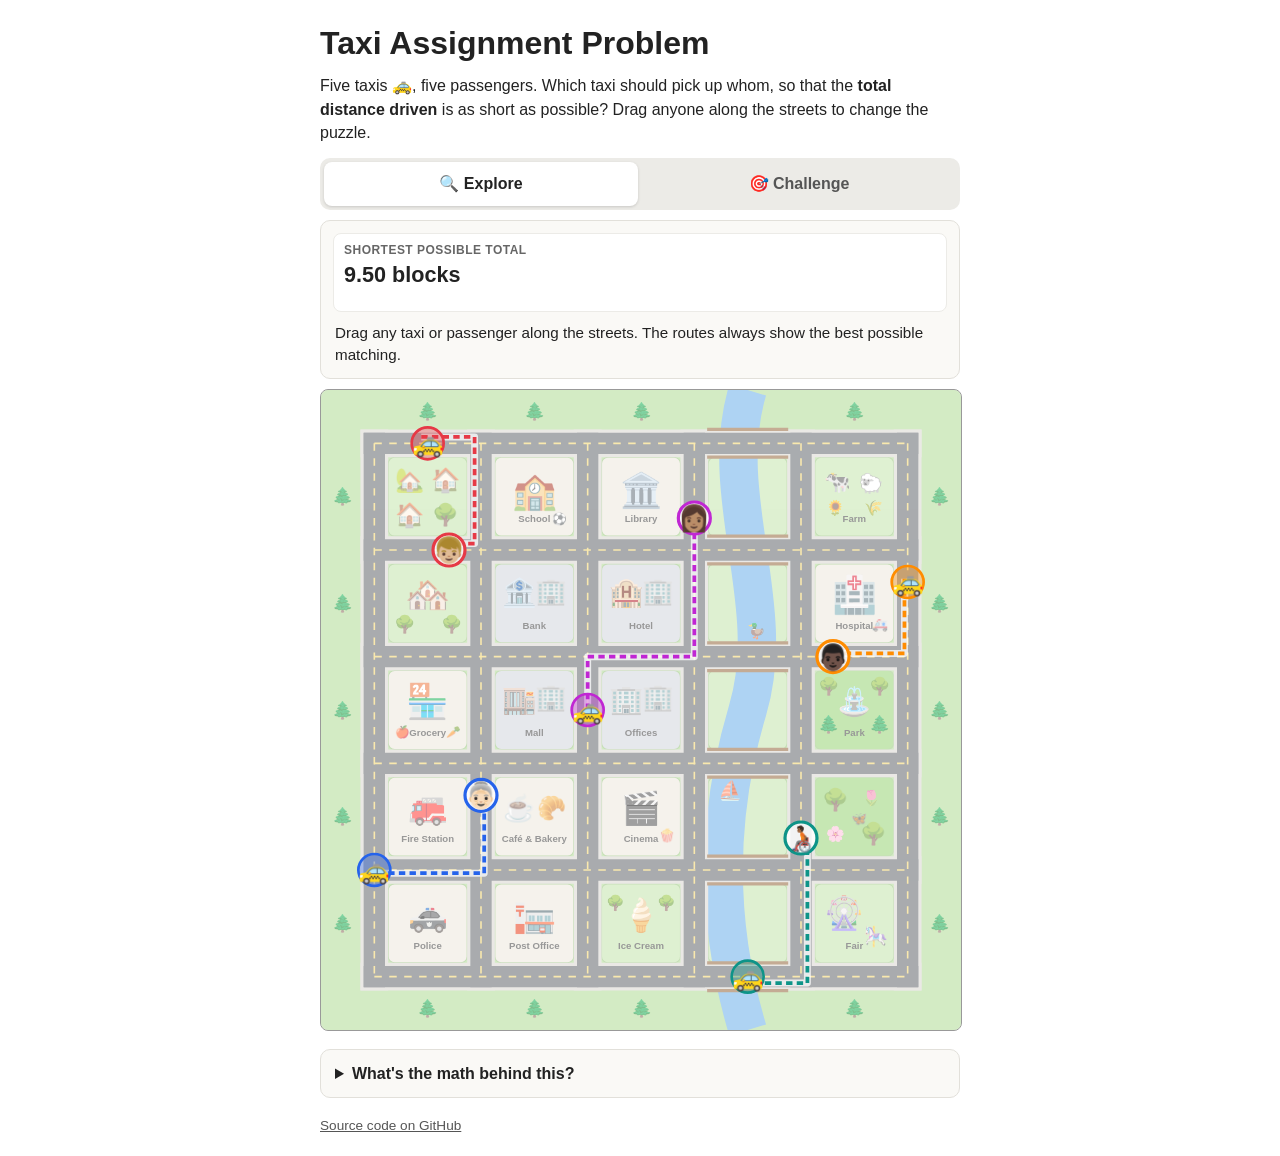
<file: static/index.html>
<!DOCTYPE html>
<html lang="en">
<head>
  <meta charset="UTF-8">
  <meta name="viewport" content="width=device-width, initial-scale=1.0">
  <title>Taxi Assignment</title>
  <meta name="description" content="Five taxis, five passengers: which taxi should pick up whom? An interactive puzzle about the assignment problem.">
  <link rel="stylesheet" href="style.css">
</head>
<body>
  <h1>Taxi Assignment Problem</h1>
  <p class="intro">Five taxis 🚕, five passengers. Which taxi should pick up whom, so that the
     <strong>total distance driven</strong> is as short as possible? Drag anyone along the streets to change the puzzle.</p>

  <div class="modes" role="group" aria-label="Mode">
    <button id="mode-explore" class="mode" aria-pressed="true">🔍 Explore</button>
    <button id="mode-challenge" class="mode" aria-pressed="false">🎯 Challenge</button>
  </div>

  <!-- The statistics panel. main.js shows the tiles and buttons that belong to the current mode. -->
  <section class="panel" aria-live="polite">
    <div class="tiles">
      <div class="tile" id="tile-yours">
        <span class="tile-label">Your total</span>
        <span class="tile-value" id="yours"></span>
        <span class="tile-note" id="yours-note"></span>
      </div>
      <div class="tile">
        <span class="tile-label" id="optimal-label"></span>
        <span class="tile-value" id="optimal"></span>
        <span class="tile-note" id="optimal-note"></span>
      </div>
      <div class="tile" id="tile-savings">
        <span class="tile-label">Optimal saves</span>
        <span class="tile-value" id="savings"></span>
        <span class="tile-note" id="savings-note"></span>
      </div>
    </div>
    <p id="message" class="message"></p>
    <div id="challenge-controls" class="controls">
      <button id="new-puzzle">🔀 New puzzle</button>
      <button id="undo">↶ Undo</button>
      <button id="clear">Clear</button>
      <button id="reveal" class="primary">Reveal optimal</button>
    </div>
  </section>

  <!-- The "map": an SVG drawing area. town.js draws the town; main.js adds the taxis, people and routes. -->
  <svg id="map" viewBox="0 0 600 600"></svg>
  <p id="route-key" class="route-key">Dashed lines: your routes. Shaded lines: an optimal assignment.</p>

  <details class="math">
    <summary>What's the math behind this?</summary>

    <h3>The assignment problem</h3>
    <p>We have some taxis and the same number of passengers, and each taxi picks up exactly one person.
       Among all the ways to pair them up, we want the one where the taxis drive the
       <strong>least distance in total</strong>.</p>

    <h3>Why not just send each taxi to the nearest passenger?</h3>
    <p>Because the nearest choices can collide, and fixing one collision can cost a lot somewhere else.
       Picture one long street with taxi A at block 2, taxi B at block 4, and passengers at blocks 0 and 3.
       The passenger at block 3 is the nearest one for <em>both</em> taxis. If A takes them (1 block),
       B has to drive 4 blocks to the other passenger: 5 blocks in total. If A instead drives
       2 blocks to the other passenger, B needs only 1 block: just 3 in total. The best plan isn't
       always best for each taxi on its own; you have to look at everyone together.</p>

    <h3>Taxicab distance</h3>
    <p>Taxis can't fly in straight lines; they follow the streets. On a grid, the distance between two
       points is how far apart they are left-to-right <em>plus</em> how far apart they are up-and-down:
       |x₁ − x₂| + |y₁ − y₂|. This is the <em>taxicab metric</em>. Here it's measured in city blocks,
       the distance between two neighbouring streets. One wrinkle: if two people are in the middle of
       the same block on parallel streets, the taxi must first drive to a corner, so the real route is
       a little longer than the formula says. This site always uses the real route.</p>

    <h3>As a formula</h3>
    <p>Write t₁, …, tₙ for the taxis and p₁, …, pₙ for the passengers. A pairing is a
       <em>permutation</em> σ: taxi i picks up passenger σ(i). We want to</p>
    <p class="formula">minimize &nbsp;∑<sub>i</sub> d(t<sub>i</sub>, p<sub>σ(i)</sub>)&nbsp; over all permutations σ,</p>
    <p>where d is the driving distance.</p>

    <h3>How the computer solves it</h3>
    <p>There are n! possible pairings: 120 for 5 taxis, 3,628,800 for 10, and over 2 quintillion
       for 20. Trying them all quickly becomes hopeless. Instead, assignment algorithms (the
       Hungarian algorithm, and the Jonker–Volgenant method this site uses, which is the same one as in the
       SciPy library) build the best pairing step by step. Along the way they keep a set of "prices" that
       prove no better pairing exists. They're guaranteed to find the true optimum in roughly n³ steps,
       without checking all n! pairings.</p>

    <h3>A tropical connection</h3>
    <p>In <em>tropical</em> (min-plus) arithmetic, "adding" two numbers means taking the smaller one,
       and "multiplying" means ordinary addition. Rewrite the formula for a determinant with these
       operations and you get exactly the minimum above: the optimal total is the <em>tropical
       determinant</em> of the table of distances. That's a lovely link between this puzzle and
       tropical geometry, but this site computes it with the classical algorithm described above.</p>
  </details>

  <footer><a href="https://github.com/madeline-v-brandt/taxi-assignment-visualizer">Source code on GitHub</a></footer>

  <!-- Order matters: main.js uses the town and street grid from town.js, the solver from
       assignment.js, and the Challenge Mode bookkeeping from challenge.js. -->
  <script src="town.js"></script>
  <script src="assignment.js"></script>
  <script src="challenge.js"></script>
  <script src="main.js"></script>
</body>
</html>
</file>
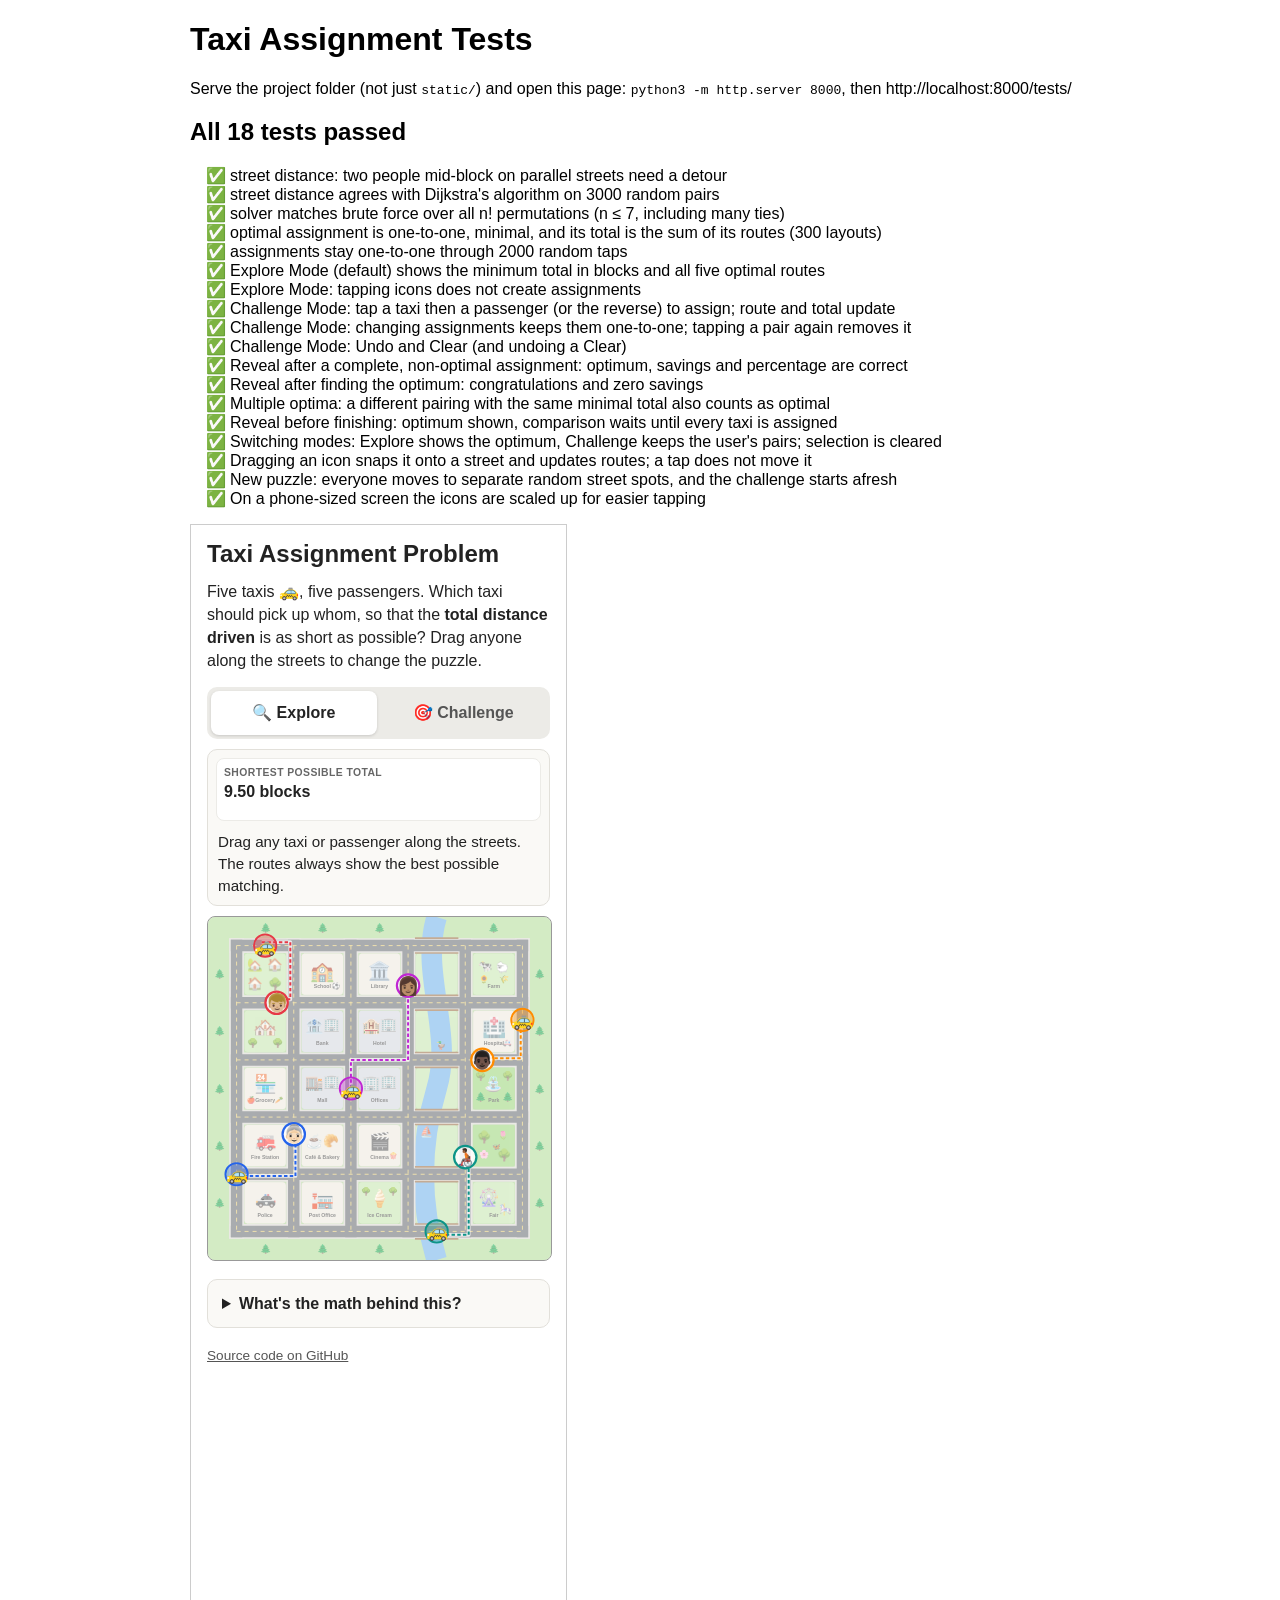
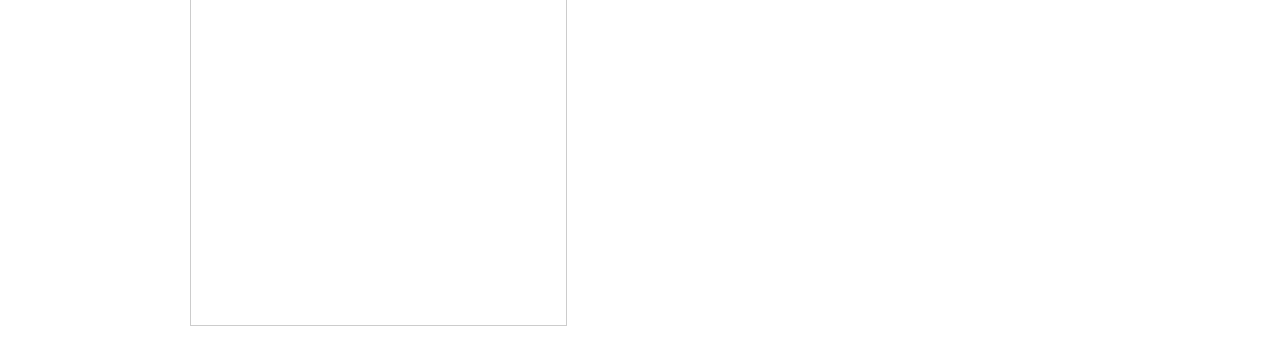
<file: tests/index.html>
<!DOCTYPE html>
<html lang="en">
<head>
  <meta charset="UTF-8">
  <title>Taxi Assignment Tests</title>
  <style>
    body { font-family: sans-serif; max-width: 900px; margin: 20px auto; padding: 0 16px; }
    li.pass::marker { content: "✅ "; }
    li.fail::marker { content: "❌ "; }
    li.fail { color: #b00020; }
    iframe { width: 600px; height: 1400px; border: 1px solid #ccc; }
  </style>
</head>
<body>
  <h1>Taxi Assignment Tests</h1>
  <p>Serve the project folder (not just <code>static/</code>) and open this page:
     <code>python3 -m http.server 8000</code>, then http://localhost:8000/tests/</p>
  <h2 id="summary" data-status="running">Running…</h2>
  <ul id="results"></ul>
  <!-- The real app is loaded in this frame, and the tests drive it. -->
  <iframe id="app"></iframe>
  <script src="tests.js"></script>
</body>
</html>
</file>
<file: static/style.css>
body {
  font-family: sans-serif;
  max-width: 640px;
  margin: 20px auto;
  padding: 0 16px;
  color: #222;
  background: #fff;
  line-height: 1.45;
}

h1 {
  font-size: clamp(1.5rem, 6vw, 2rem);
  margin: 0 0 8px;
}

.intro {
  margin: 0 0 14px;
}

#map {
  display: block;
  width: 100%;
  height: auto;
  border: 1px solid #999;
  border-radius: 8px;
  /* Allow scrolling the page by swiping on the map; dragging an icon is handled in main.js. */
  touch-action: pan-x pan-y;
  -webkit-user-select: none;
  user-select: none;
}

button {
  font: inherit;
  min-height: 44px; /* comfortable to tap on a phone */
  padding: 0 16px;
  border: 1px solid #c9c9d1;
  border-radius: 8px;
  background: #fff;
  color: #222;
  cursor: pointer;
}

button:disabled {
  opacity: 0.45;
  cursor: default;
}

button.primary {
  background: #222;
  border-color: #222;
  color: #fff;
}

/* ---- Mode switch ---- */

.modes {
  display: flex;
  gap: 4px;
  padding: 4px;
  margin-bottom: 10px;
  border-radius: 10px;
  background: #ecebe7;
}

.mode {
  flex: 1;
  border: none;
  background: transparent;
  font-weight: bold;
  color: #555;
}

.mode[aria-pressed="true"] {
  background: #fff;
  color: #222;
  box-shadow: 0 1px 3px rgba(0, 0, 0, 0.15);
}

/* ---- Statistics panel ---- */

.panel {
  margin-bottom: 10px;
  padding: 12px;
  border: 1px solid #e2e0da;
  border-radius: 10px;
  background: #faf9f6;
}

.tiles {
  display: flex;
  gap: 8px;
}

.tile {
  flex: 1;
  display: flex;
  flex-direction: column;
  min-width: 0;
  padding: 8px 10px;
  border-radius: 8px;
  background: #fff;
  border: 1px solid #ecebe7;
}

.tile[hidden] {
  display: none;
}

.tile-label {
  font-size: 0.75rem;
  font-weight: bold;
  text-transform: uppercase;
  letter-spacing: 0.04em;
  color: #666;
}

.tile-value {
  font-size: 1.35rem;
  font-weight: bold;
  font-variant-numeric: tabular-nums;
  white-space: nowrap;
}

.tile-note {
  font-size: 0.75rem;
  color: #777;
  min-height: 1em;
}

.message {
  margin: 10px 2px 0;
  font-size: 0.95rem;
}

.message.success {
  color: #0f7a3d;
  font-weight: bold;
}

.dot {
  display: inline-block;
  width: 0.8em;
  height: 0.8em;
  border-radius: 50%;
  vertical-align: -0.05em;
}

.controls {
  display: flex;
  flex-wrap: wrap;
  gap: 8px;
  margin-top: 10px;
}

.controls[hidden] {
  display: none;
}

.controls .primary {
  margin-left: auto;
}

.route-key {
  margin: 6px 2px 0;
  font-size: 0.85rem;
  color: #555;
}

.route-key[hidden] {
  display: none;
}

/* ---- Math explanation ---- */

.math {
  margin-top: 18px;
  padding: 0 14px;
  border: 1px solid #e2e0da;
  border-radius: 10px;
  background: #faf9f6;
}

.math summary {
  padding: 12px 0;
  font-weight: bold;
  cursor: pointer;
}

.math h3 {
  font-size: 1rem;
  margin: 14px 0 4px;
}

.math p {
  margin: 0 0 10px;
}

.formula {
  font-family: Georgia, "Times New Roman", serif;
  font-size: 1.15rem;
  text-align: center;
  overflow-x: auto;
}

footer {
  margin: 18px 0;
  font-size: 0.85rem;
}

footer a {
  color: #555;
}

/* Narrow screens (phones): smaller tiles, so all three fit side by side. */
@media (max-width: 480px) {
  body { margin-top: 12px; }
  .panel { padding: 8px; }
  .tiles { gap: 6px; }
  .tile { padding: 6px 7px; }
  .tile-label { font-size: 0.65rem; }
  .tile-value { font-size: 1rem; }
  .tile-note { font-size: 0.68rem; }
  .controls button { padding: 0 12px; }
}

/* ---- The town (drawn by town.js) ---- */

/* The scenery never reacts to the mouse, so drags always reach the taxis and people.
   It is also faded, so the taxis, passengers and routes stand out. */
.town {
  pointer-events: none;
  opacity: 0.5;
}

.grass { fill: #a8d88a; }

.lot { stroke: #8fbf73; stroke-width: 1; }
.lot.grass { fill: #bfe3a5; }
.lot.park  { fill: #8fd06a; }
.lot.plaza { fill: #ece6da; }
.lot.city  { fill: #cfd2db; }

.river {
  fill: none;
  stroke: #5fa8e8;
  stroke-width: 36;
}

.sidewalk {
  stroke: #d6d3cc;
  stroke-width: 26;
  stroke-linecap: square;
}

.asphalt {
  stroke: #555a60;
  stroke-width: 20;
  stroke-linecap: square;
}

.centre-line {
  stroke: #f4d35e;
  stroke-width: 1.5;
  stroke-dasharray: 7 7;
}

.railing {
  stroke: #8b5a2b;
  stroke-width: 3;
}

.label {
  font-size: 9px;
  font-weight: bold;
  fill: #333;
  text-anchor: middle;
}

/* Every emoji is centred on its (x, y) position. */
.emoji {
  text-anchor: middle;
  dominant-baseline: central;
  user-select: none;
}

/* ---- The taxis, passengers and routes (drawn by main.js) ---- */

/* The route a taxi drives to its passenger (each taxi has its own colour). */
.route {
  fill: none;
  stroke-width: 3.5;
  stroke-dasharray: 6 4;
  stroke-linejoin: round;
}

/* A soft white outline under each route, so it stands out on the grey road. */
.casing {
  fill: none;
  stroke: #fff;
  stroke-width: 6.5;
  stroke-opacity: 0.75;
  stroke-linejoin: round;
}

/* An optimal route, revealed in Challenge Mode: wide and soft, underneath the user's dashed routes. */
.ghost {
  fill: none;
  stroke-width: 12;
  stroke-opacity: 0.5;
  stroke-linecap: round;
  stroke-linejoin: round;
}

.marker {
  font-size: 24px;
  cursor: grab;
  touch-action: none;
}

/* An invisible circle around each icon, so it is easy to hit with a finger. */
.touch-area {
  fill: transparent;
}

/* The coloured ring: a taxi's own colour, or the colour of the taxi coming to pick up a passenger. */
.ring {
  stroke: var(--colour);
  fill: var(--colour);
  stroke-width: 2.5;
  fill-opacity: 0.35;
}

.passenger .ring {
  fill: #fff;
  fill-opacity: 0.85;
  stroke-width: 3;
}

/* The icon chosen first when pairing in Challenge Mode pulses. */
.marker.selected .ring {
  stroke: #111;
  stroke-width: 3.5;
  transform-box: fill-box;
  transform-origin: center;
  animation: pulse 0.8s ease-in-out infinite alternate;
}

@keyframes pulse {
  from { transform: scale(1); }
  to   { transform: scale(1.3); }
}

@media (prefers-reduced-motion: reduce) {
  .marker.selected .ring { animation: none; transform: scale(1.25); }
}
</file>
